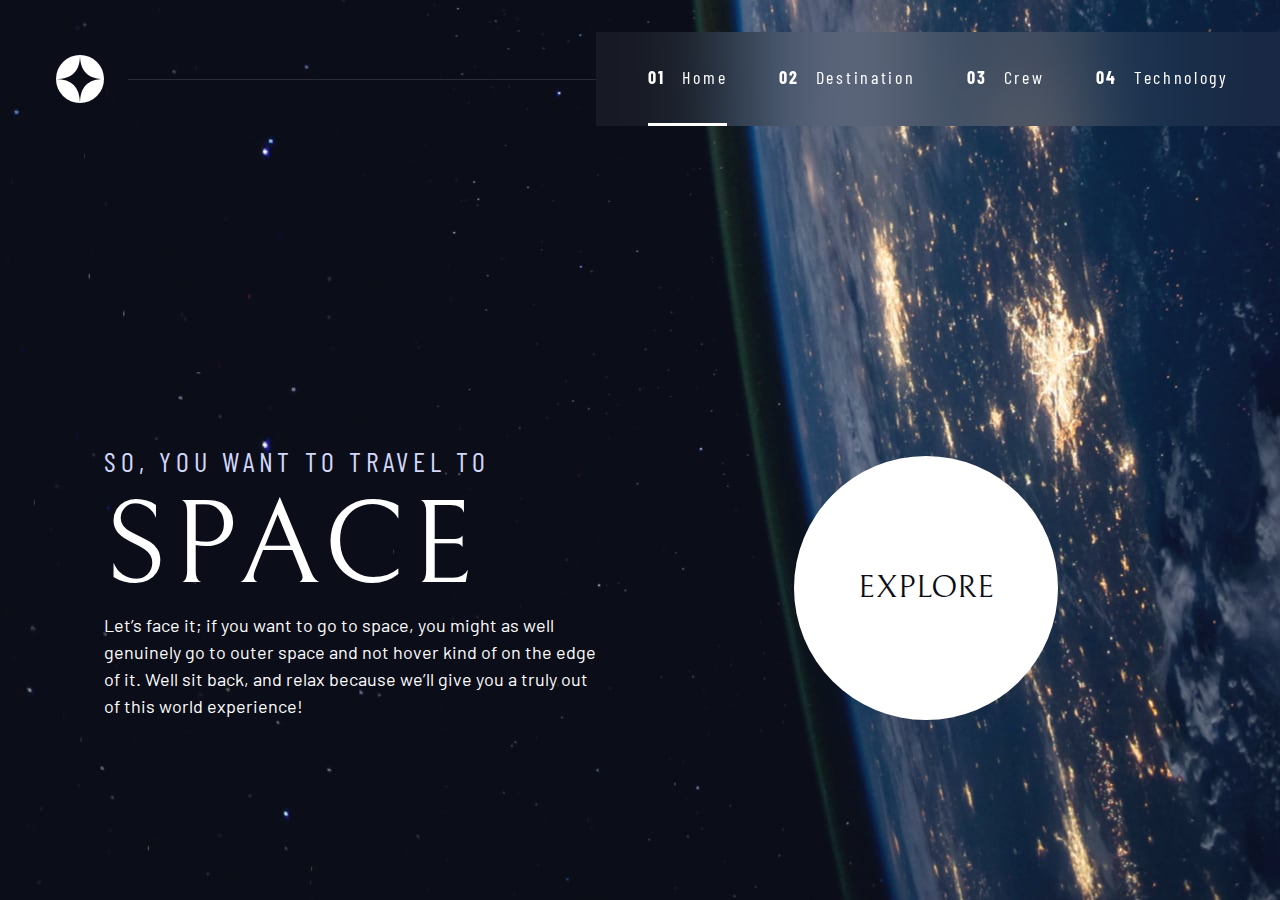
<file: index.html>
<!DOCTYPE html>
<html lang="en">
  <head>
    <meta charset="UTF-8" />
    <meta name="viewport" content="width=device-width, initial-scale=1.0" />

    <link
      rel="icon"
      type="image/png"
      sizes="32x32"
      href="./assets/favicon-32x32.png"
    />

    <link rel="stylesheet" href="index.css" />
    <!-- Fonts -->
    <link rel="preconnect" href="https://fonts.googleapis.com" />
    <link rel="preconnect" href="https://fonts.gstatic.com" crossorigin />
    <link
      href="https://fonts.googleapis.com/css2?family=Barlow+Condensed:ital,wght@0,100;0,200;0,300;0,400;0,500;0,600;0,700;0,800;0,900;1,100;1,200;1,300;1,400;1,500;1,600;1,700;1,800;1,900&family=Barlow:ital,wght@0,100;0,200;0,300;0,400;0,500;0,600;0,700;0,800;0,900;1,100;1,200;1,300;1,400;1,500;1,600;1,700;1,800;1,900&family=Bellefair&display=swap"
      rel="stylesheet"
    />

    <title>Frontend Mentor | Space tourism website</title>

    <script defer src="./index.js"></script>
  </head>
  <body class="home">
    <!-- 00 Home
  01 Destination
  02 Crew
  03 Technology

  

  So, you want to travel to
  Space
  Let’s face it; if you want to go to space, you might as well genuinely go to 
  outer space and not hover kind of on the edge of it. Well sit back, and relax 
  because we’ll give you a truly out of this world experience!

  Explore -->
    <a class="skip-to-content" href="#main">Skip to content</a>

    <header class="primary-header flex">
      <div>
        <img
          class="logo"
          src="/assets/shared/logo.svg"
          alt="Space tourism logo"
        />
      </div>
      <button class="mobile-nav-toggle" aria-controls="primary-navigation">
        <span class="sr-only" aria-expanded="false">Menu</span>
      </button>
      <nav>
        <!-- ? DATA ATTRIBUTE, it is up to you to come up with your own data  -->
        <!-- aria hidden true, hides it from screen reader -->
        <ul
          data-visible="false"
          id="primary-navigation"
          class="primary-navigation underline-indicators flex"
        >
          <li class="active">
            <a
              class="ff-sans-cond text-white letter-spacing-2"
              href="index.html"
              ><span aria-hidden="true">01</span> Home</a
            >
          </li>
          <li>
            <a
              class="ff-sans-cond text-white letter-spacing-2"
              href="destination.html"
              ><span aria-hidden="true">02</span> Destination</a
            >
          </li>
          <li>
            <a class="ff-sans-cond text-white letter-spacing-2" href="crew.html"
              ><span aria-hidden="true">03</span> Crew</a
            >
          </li>
          <li>
            <a
              class="ff-sans-cond text-white letter-spacing-2"
              href="technology.html"
              ><span aria-hidden="true">04</span> Technology</a
            >
          </li>
        </ul>
      </nav>

      <!--? my ::after is here -->
    </header>

    <main id="main" class="grid-container grid-container--home">
      <div>
        <h1 class="text-accent fs-500 ff-sans-cond uppercase letter-spacing-1">
          So, you want to travel to
          <span class="fs-900 ff-serif text-white d-block">Space</span>
        </h1>
        <p>
          Let’s face it; if you want to go to space, you might as well genuinely
          go to outer space and not hover kind of on the edge of it. Well sit
          back, and relax because we’ll give you a truly out of this world
          experience!
        </p>
      </div>
      <div>
        <a href="#" class="large-button uppercase ff-serif text-dark bg-white"
          >Explore</a
        >
      </div>
    </main>
  </body>
</html>
</file>
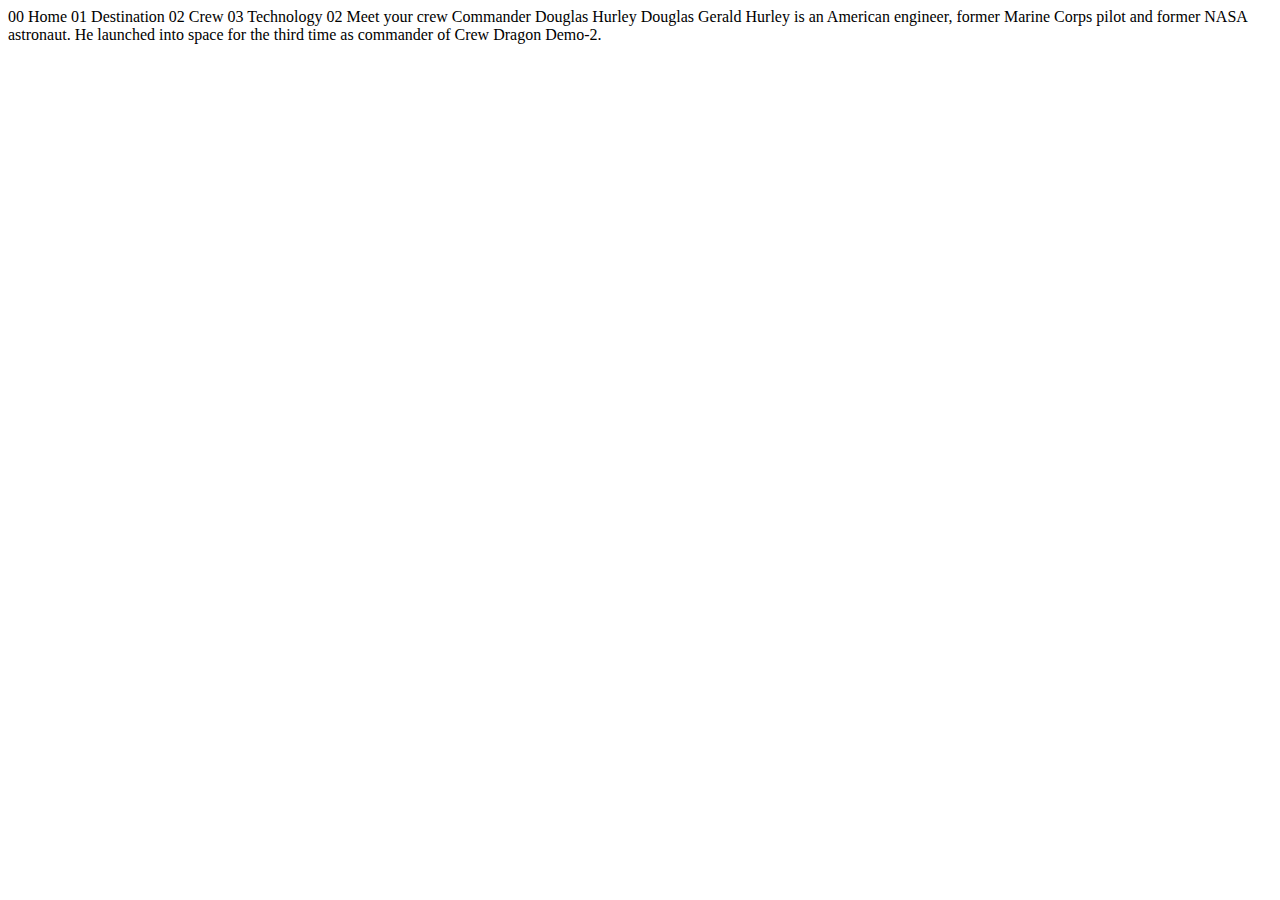
<file: crew-commander.html>
<!DOCTYPE html>
<html lang="en">
<head>
  <meta charset="UTF-8">
  <meta name="viewport" content="width=device-width, initial-scale=1.0">

  <link rel="icon" type="image/png" sizes="32x32" href="./assets/favicon-32x32.png">
  
  <title>Frontend Mentor | Space tourism website</title>
</head>
<body>

  00 Home
  01 Destination
  02 Crew
  03 Technology

  02 Meet your crew

  Commander
  Douglas Hurley

  Douglas Gerald Hurley is an American engineer, former Marine Corps pilot 
  and former NASA astronaut. He launched into space for the third time as 
  commander of Crew Dragon Demo-2.
</body>
</html>
</file>
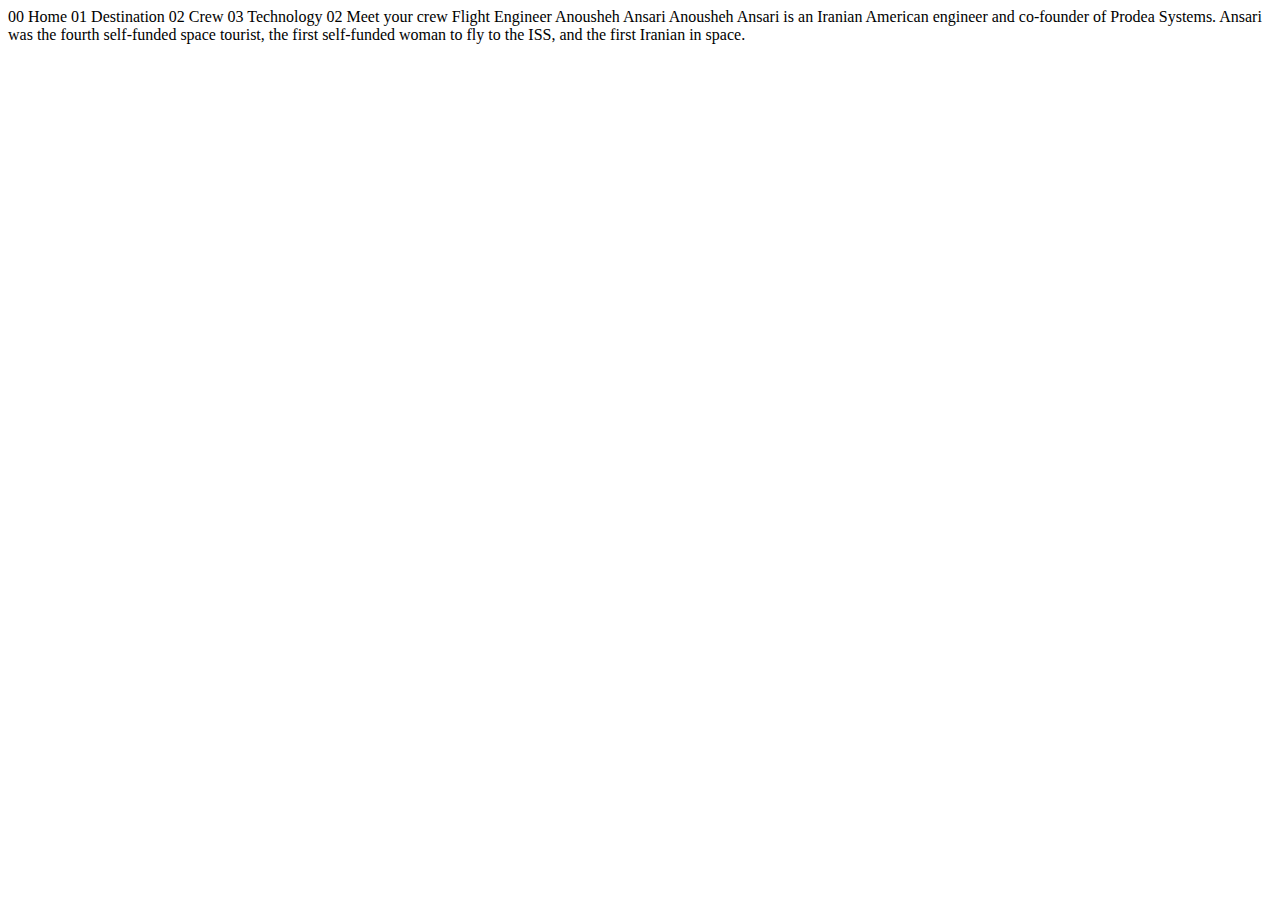
<file: crew-engineer.html>
<!DOCTYPE html>
<html lang="en">
<head>
  <meta charset="UTF-8">
  <meta name="viewport" content="width=device-width, initial-scale=1.0">

  <link rel="icon" type="image/png" sizes="32x32" href="./assets/favicon-32x32.png">
  
  <title>Frontend Mentor | Space tourism website</title>
</head>
<body>

  00 Home
  01 Destination
  02 Crew
  03 Technology

  02 Meet your crew

  Flight Engineer
  Anousheh Ansari

  Anousheh Ansari is an Iranian American engineer and co-founder of Prodea Systems. 
  Ansari was the fourth self-funded space tourist, the first self-funded woman to 
  fly to the ISS, and the first Iranian in space. 
</body>
</html>
</file>
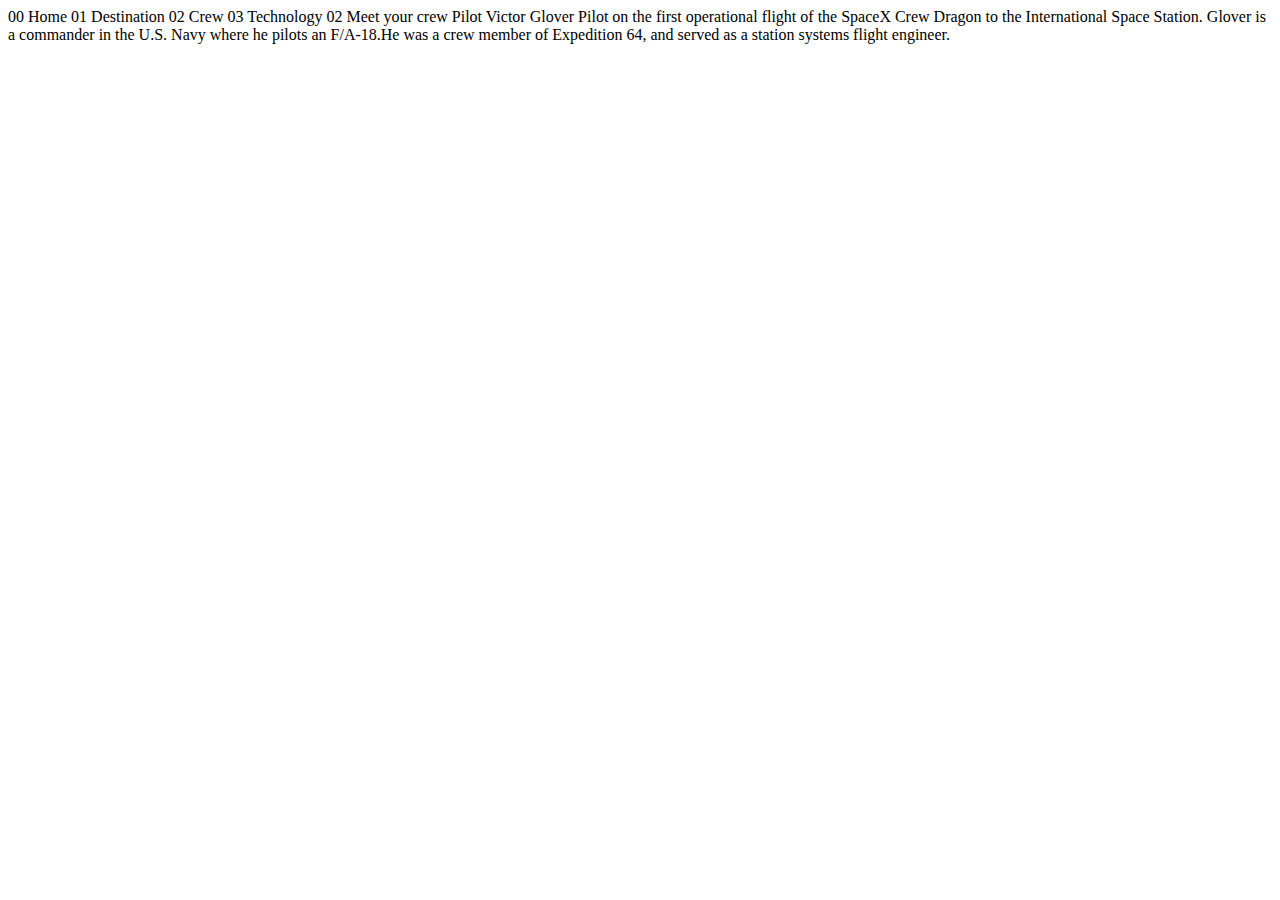
<file: crew-pilot.html>
<!DOCTYPE html>
<html lang="en">
<head>
  <meta charset="UTF-8">
  <meta name="viewport" content="width=device-width, initial-scale=1.0">

  <link rel="icon" type="image/png" sizes="32x32" href="./assets/favicon-32x32.png">
  
  <title>Frontend Mentor | Space tourism website</title>
</head>
<body>

  00 Home
  01 Destination
  02 Crew
  03 Technology

  02 Meet your crew

  Pilot
  Victor Glover

  Pilot on the first operational flight of the SpaceX Crew Dragon to the 
  International Space Station. Glover is a commander in the U.S. Navy where 
  he pilots an F/A-18.He was a crew member of Expedition 64, and served as a 
  station systems flight engineer. 
</body>
</html>
</file>
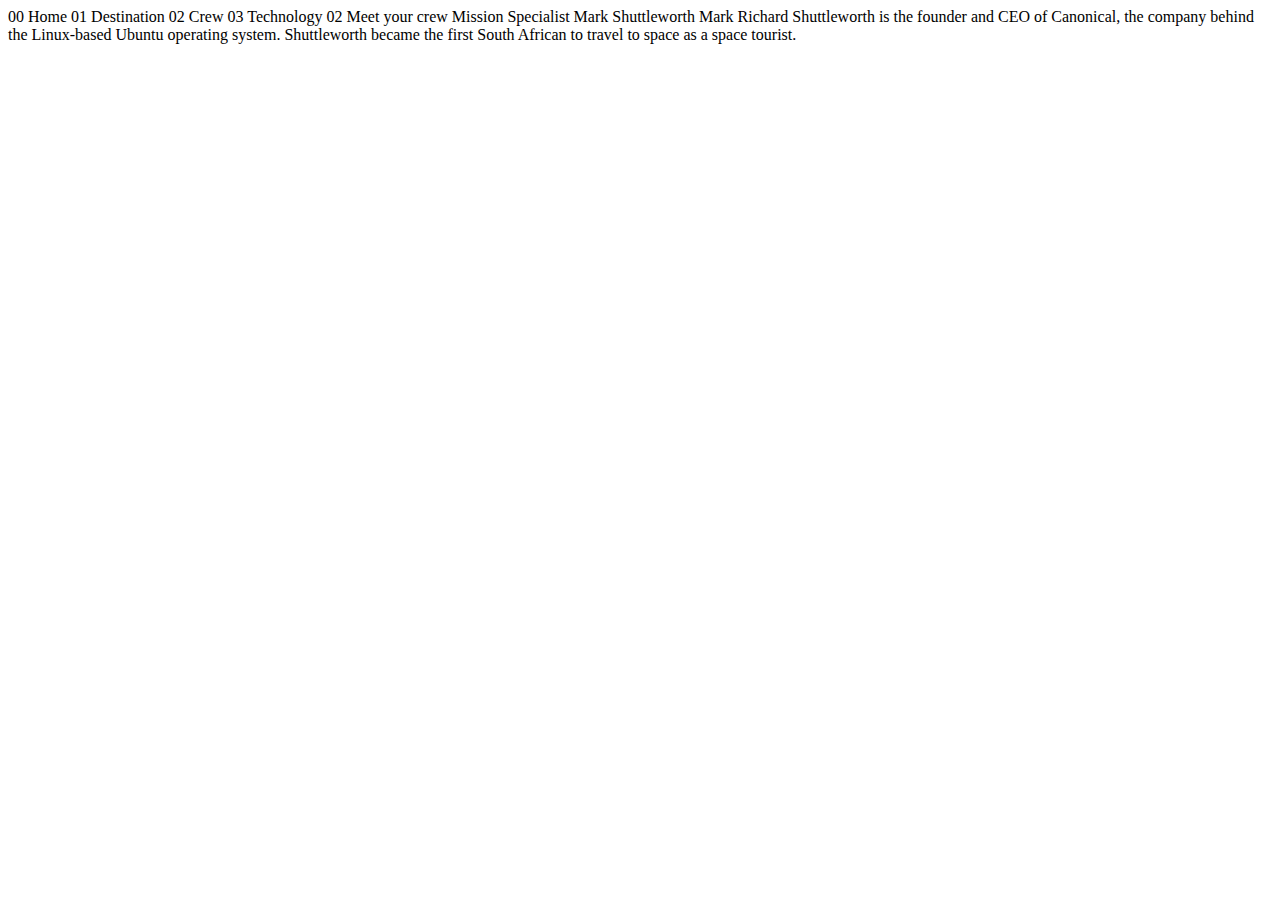
<file: crew-specialist.html>
<!DOCTYPE html>
<html lang="en">
<head>
  <meta charset="UTF-8">
  <meta name="viewport" content="width=device-width, initial-scale=1.0">

  <link rel="icon" type="image/png" sizes="32x32" href="./assets/favicon-32x32.png">
  
  <title>Frontend Mentor | Space tourism website</title>
</head>
<body>

  00 Home
  01 Destination
  02 Crew
  03 Technology

  02 Meet your crew

  Mission Specialist
  Mark Shuttleworth

  Mark Richard Shuttleworth is the founder and CEO of Canonical, the company behind 
  the Linux-based Ubuntu operating system. Shuttleworth became the first South 
  African to travel to space as a space tourist.
</body>
</html>
</file>
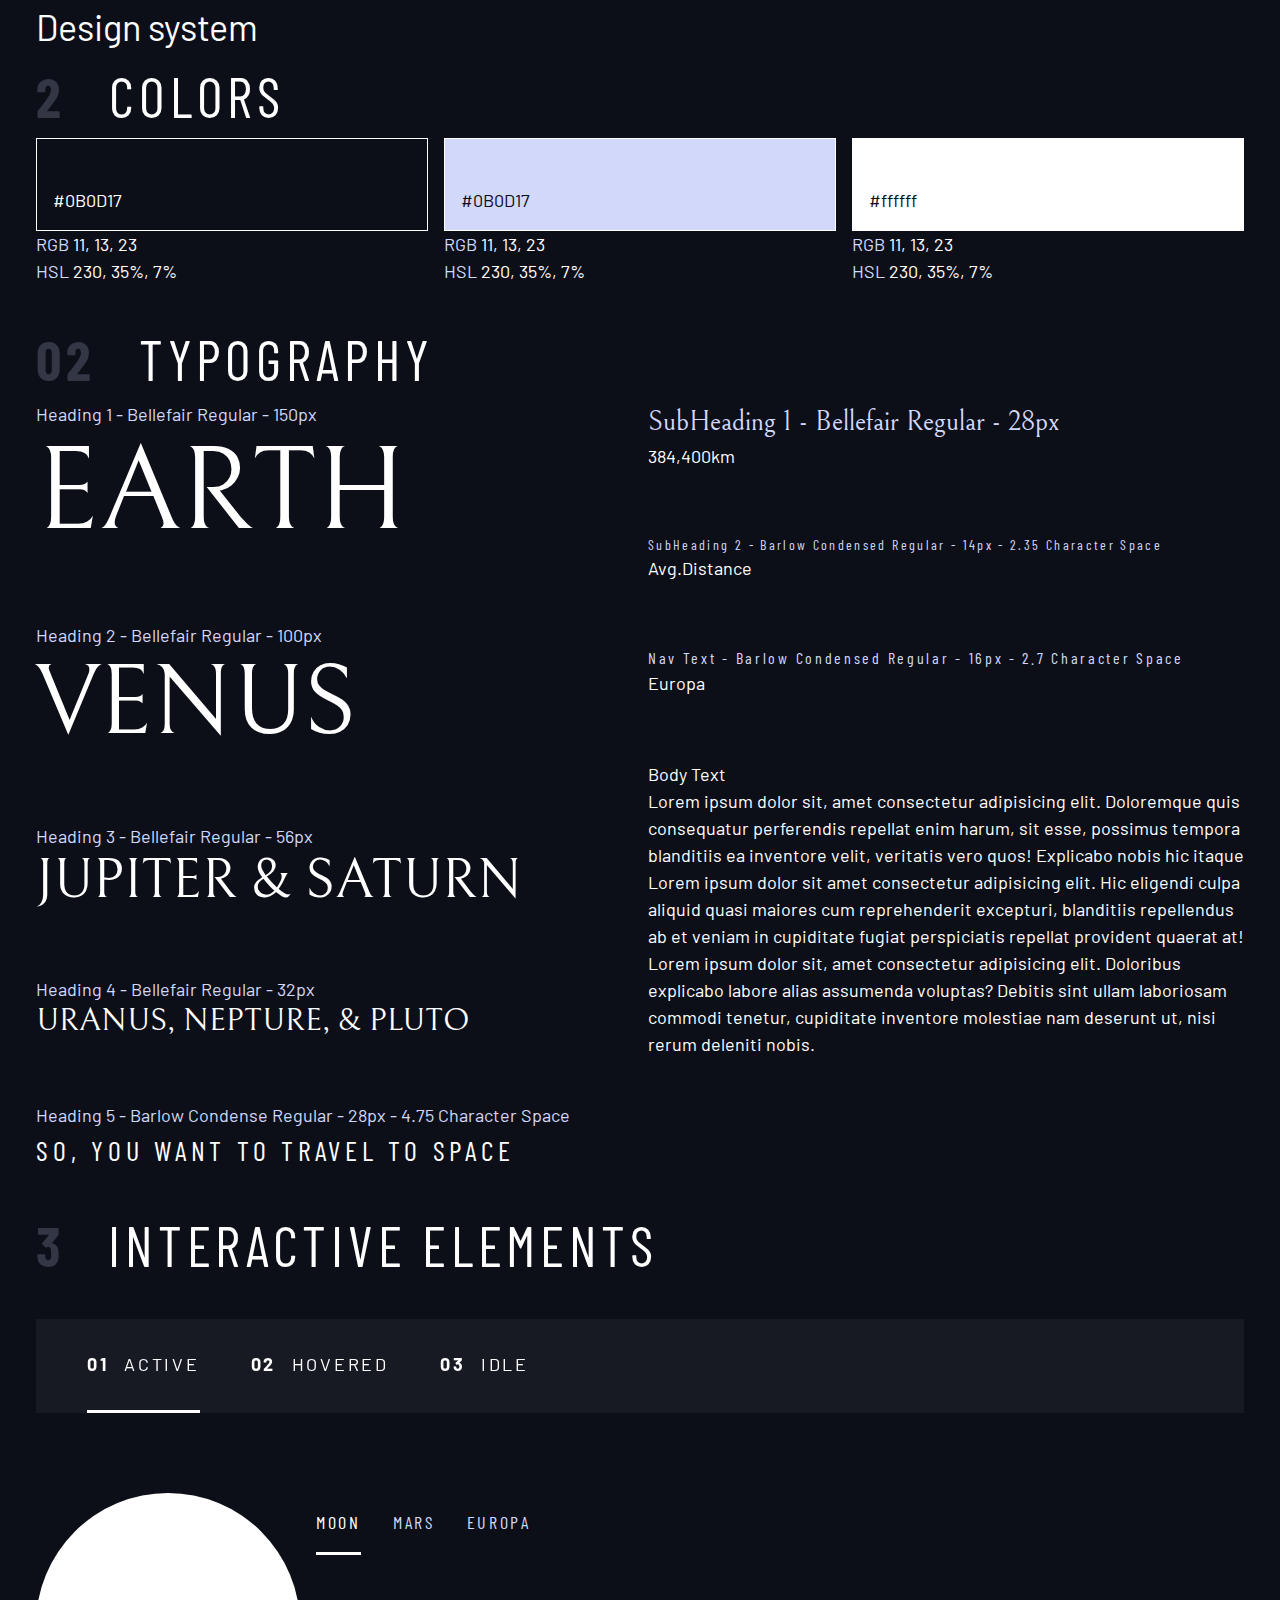
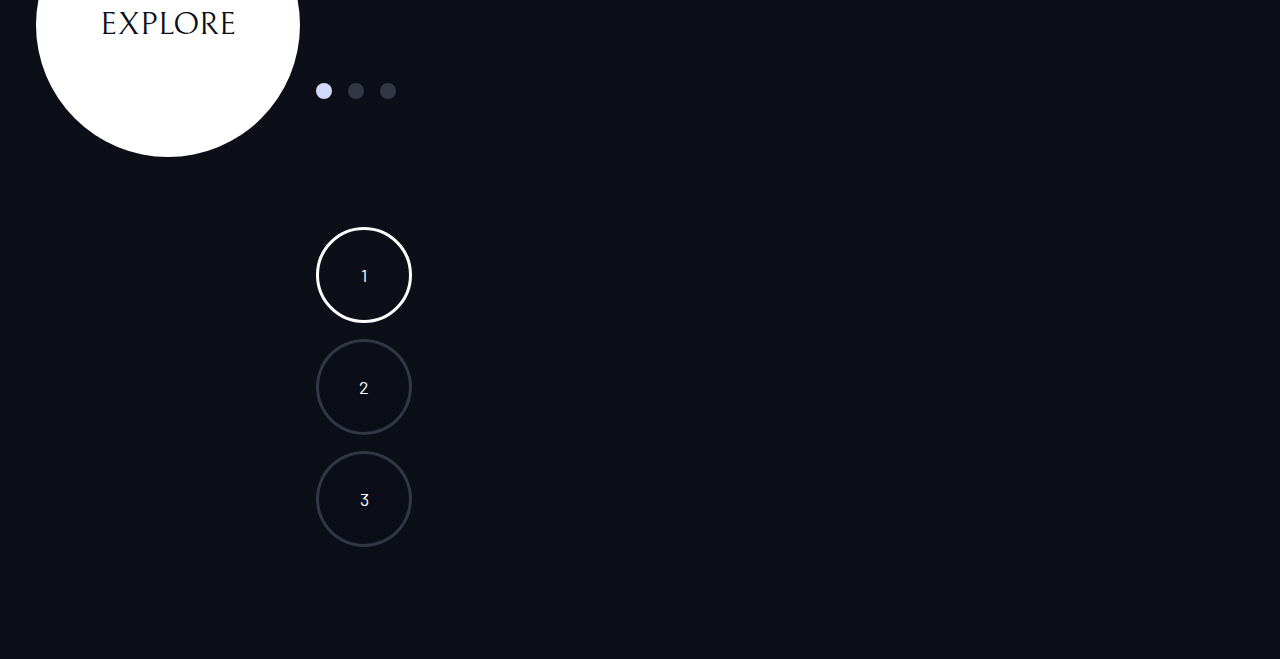
<file: design-system.html>
<!DOCTYPE html>
<html lang="en">
  <head>
    <meta charset="UTF-8" />
    <meta name="viewport" content="width=device-width, initial-scale=1.0" />
    <title>Design Sytem</title>

    <link rel="stylesheet" href="index.css" />
    <!-- Fonts -->
    <link rel="preconnect" href="https://fonts.googleapis.com" />
    <link rel="preconnect" href="https://fonts.gstatic.com" crossorigin />
    <link
      href="https://fonts.googleapis.com/css2?family=Barlow+Condensed:ital,wght@0,100;0,200;0,300;0,400;0,500;0,600;0,700;0,800;0,900;1,100;1,200;1,300;1,400;1,500;1,600;1,700;1,800;1,900&family=Barlow:ital,wght@0,100;0,200;0,300;0,400;0,500;0,600;0,700;0,800;0,900;1,100;1,200;1,300;1,400;1,500;1,600;1,700;1,800;1,900&family=Bellefair&display=swap"
      rel="stylesheet"
    />
  </head>
  <body class="bg-dark text-white">
    <div class="container">
      <h1>Design system</h1>

      <!-- <div class="bg-accent text-dark" style="padding: 1rem">
        light blue bg, with dark text
      </div>

      <div class="bg-white text-dark" style="padding: 1rem">
        white bg, with dark texgt
      </div>

      <div style="padding: 1rem" class="example-component text-white">
        light blue bg with 20% alpha, with white text
      </div> -->

      <section id="colors">
        <h2 class="numbered-title"><span>2</span> colors</h2>
        <div class="flex">
          <div style="flex-grow: 1">
            <div
              class="bg-dark text-white"
              style="padding: 3rem 1rem 1rem; border: 1px solid white"
            >
              #0B0D17
            </div>
            <p><span class="text-accent">RGB</span> 11, 13, 23</p>
            <p><span class="text-accent">HSL</span> 230, 35%, 7%</p>
          </div>

          <div style="flex-grow: 1">
            <div
              class="bg-accent text-dark"
              style="padding: 3rem 1rem 1rem; border: 1px solid white"
            >
              #0B0D17
            </div>
            <p><span class="text-accent">RGB</span> 11, 13, 23</p>
            <p><span class="text-accent">HSL</span> 230, 35%, 7%</p>
          </div>

          <div style="flex-grow: 1">
            <div
              class="bg-white text-dark"
              style="padding: 3rem 1rem 1rem; border: 1px solid white"
            >
              #ffffff
            </div>
            <p><span class="text-accent">RGB</span> 11, 13, 23</p>
            <p><span class="text-accent">HSL</span> 230, 35%, 7%</p>
          </div>
        </div>
      </section>

      <section id="typography" style="margin: 2rem 0">
        <h2 class="numbered-title"><span>02</span> typography</h2>
        <div class="flex">
          <div class="flow" style="flex-basis: 100%; --flow-space: 4rem">
            <div>
              <p class="text-accent">Heading 1 - Bellefair Regular - 150px</p>
              <span class="fs-900 ff-serif uppercase">Earth</span>
            </div>
            <div>
              <p class="text-accent">Heading 2 - Bellefair Regular - 100px</p>
              <span class="fs-800 ff-serif uppercase">Venus</span>
            </div>
            <div>
              <p class="text-accent">Heading 3 - Bellefair Regular - 56px</p>
              <span class="fs-700 ff-serif uppercase">Jupiter & Saturn</span>
            </div>
            <div>
              <p class="text-accent">Heading 4 - Bellefair Regular - 32px</p>
              <span class="fs-600 ff-serif uppercase"
                >Uranus, Nepture, & Pluto</span
              >
            </div>
            <div>
              <p class="text-accent">
                Heading 5 - Barlow Condense Regular - 28px - 4.75 Character
                Space
              </p>
              <span class="fs-500 uppercase ff-sans-cond letter-spacing-1"
                >So, You Want To Travel to Space</span
              >
            </div>
          </div>

          <div class="flow" style="flex-basis: 100%; --flow-space: 4rem">
            <div>
              <p class="text-accent ff-serif fs-500">
                SubHeading 1 - Bellefair Regular - 28px
              </p>
              <span>384,400km</span>
            </div>
            <div>
              <p class="text-accent ff-sans-cond letter-spacing-3 fs-200">
                SubHeading 2 - Barlow Condensed Regular - 14px - 2.35 Character
                Space
              </p>
              <span>Avg.Distance</span>
            </div>
            <div>
              <p class="text-accent ff-sans-cond letter-spacing-2 fs-300">
                Nav Text - Barlow Condensed Regular - 16px - 2.7 Character Space
              </p>
              <span>Europa</span>
            </div>

            <div>
              <p>Body Text</p>
              <p>
                Lorem ipsum dolor sit, amet consectetur adipisicing elit.
                Doloremque quis consequatur perferendis repellat enim harum, sit
                esse, possimus tempora blanditiis ea inventore velit, veritatis
                vero quos! Explicabo nobis hic itaque Lorem ipsum dolor sit amet
                consectetur adipisicing elit. Hic eligendi culpa aliquid quasi
                maiores cum reprehenderit excepturi, blanditiis repellendus ab
                et veniam in cupiditate fugiat perspiciatis repellat provident
                quaerat at! Lorem ipsum dolor sit, amet consectetur adipisicing
                elit. Doloribus explicabo labore alias assumenda voluptas?
                Debitis sint ullam laboriosam commodi tenetur, cupiditate
                inventore molestiae nam deserunt ut, nisi rerum deleniti nobis.
              </p>
            </div>
          </div>
        </div>
      </section>

      <section class="flow" id="interactive-element" style="margin: 2rem 0">
        <h2 class="numbered-title"><span>3</span> Interactive Elements</h2>

        <!-- navigation -->
        <div>
          <nav>
            <ul class="primary-navigation underline-indicators flex">
              <li class="active">
                <a class="uppercase text-white letter-spacing-2" href="#"
                  ><span>01</span> Active</a
                >
              </li>
              <li>
                <a class="uppercase text-white letter-spacing-2" href="#"
                  ><span>02</span> Hovered</a
                >
              </li>
              <li>
                <a class="uppercase text-white letter-spacing-2" href="#"
                  ><span>03</span> Idle</a
                >
              </li>
            </ul>
          </nav>
        </div>
        <div class="flex" style="margin-top: 5rem">
          <div>
            <!-- explore button -->

            <!-- ? Component first -> Utility classes -->
            <a
              href="#"
              class="large-button uppercase ff-serif text-dark bg-white fs-600"
              >Explore</a
            >
            <!-- <a
              href="#"
              class="large-button uppercase ff-serif text-dark bg-white fs-600"
              >Explore</a
            > -->
          </div>

          <div class="flow" style="margin-bottom: 5rem; --flow-space: 8rem">
            <!-- NOTE tabs -->
            <div class="tab-list underline-indicators flex">
              <!-- ? use aria for accessibility -->
              <button
                aria-selected="true"
                class="interactive-button bg-dark text-accent ff-sans-cond uppercase letter-spacing-2"
              >
                Moon
              </button>
              <button
                aria-selected="false"
                class="interactive-button bg-dark text-accent ff-sans-cond uppercase letter-spacing-2"
              >
                Mars
              </button>
              <button
                aria-selected="false"
                class="interactive-button bg-dark text-accent ff-sans-cond uppercase letter-spacing-2"
              >
                Europa
              </button>
            </div>
            <!-- NOTE dots -->
            <div class="dot-indicators flex">
              <!-- ? use aria for accessibility -->
              <button aria-selected="true">
                <span class="sr-only">Slide title</span>
              </button>
              <button aria-selected="false">
                <span class="sr-only">Slide title</span>
              </button>
              <button aria-selected="false">
                <span class="sr-only">Slide title</span>
              </button>
            </div>

            <!-- CIRCLE -->
            <div class="circle-indicators flex" style="flex-direction: column">
              <!-- ? use aria for accessibility -->
              <button aria-selected="true" class="text-white">
                <span>1</span>
              </button>
              <button aria-selected="false" class="text-white">
                <span>2</span>
              </button>
              <button aria-selected="false" class="text-white">
                <span>3</span>
              </button>
            </div>

            <!-- numbers -->
          </div>
        </div>
      </section>
    </div>
  </body>
</html>
</file>
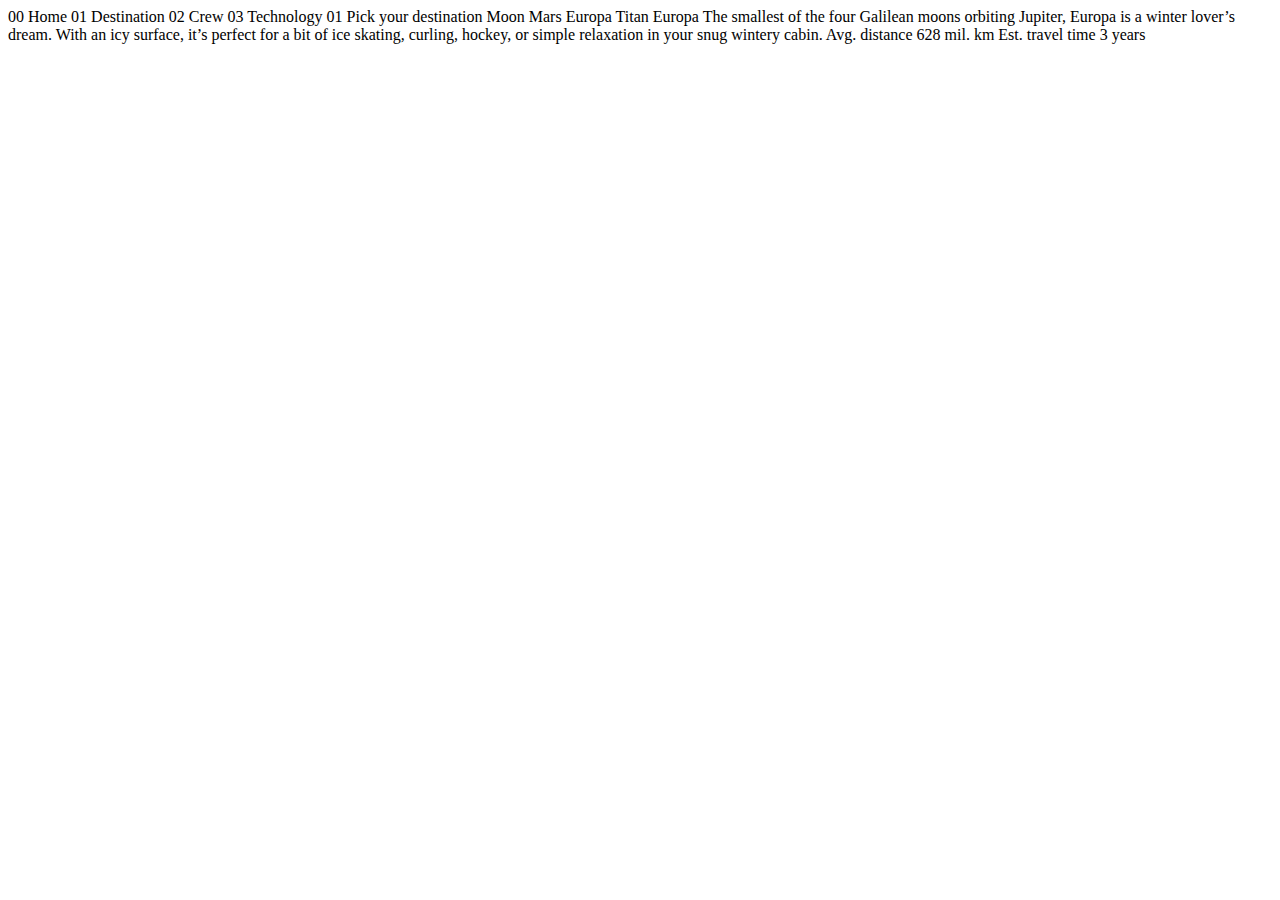
<file: destination-europa.html>
<!DOCTYPE html>
<html lang="en">
<head>
  <meta charset="UTF-8">
  <meta name="viewport" content="width=device-width, initial-scale=1.0">

  <link rel="icon" type="image/png" sizes="32x32" href="./assets/favicon-32x32.png">
  
  <title>Frontend Mentor | Space tourism website</title>
</head>
<body>

  00 Home
  01 Destination
  02 Crew
  03 Technology

  01 Pick your destination

  Moon
  Mars
  Europa
  Titan

  Europa

  The smallest of the four Galilean moons orbiting Jupiter, Europa is a 
  winter lover’s dream. With an icy surface, it’s perfect for a bit of 
  ice skating, curling, hockey, or simple relaxation in your snug 
  wintery cabin.

  Avg. distance
  628 mil. km

  Est. travel time
  3 years
</body>
</html>
</file>
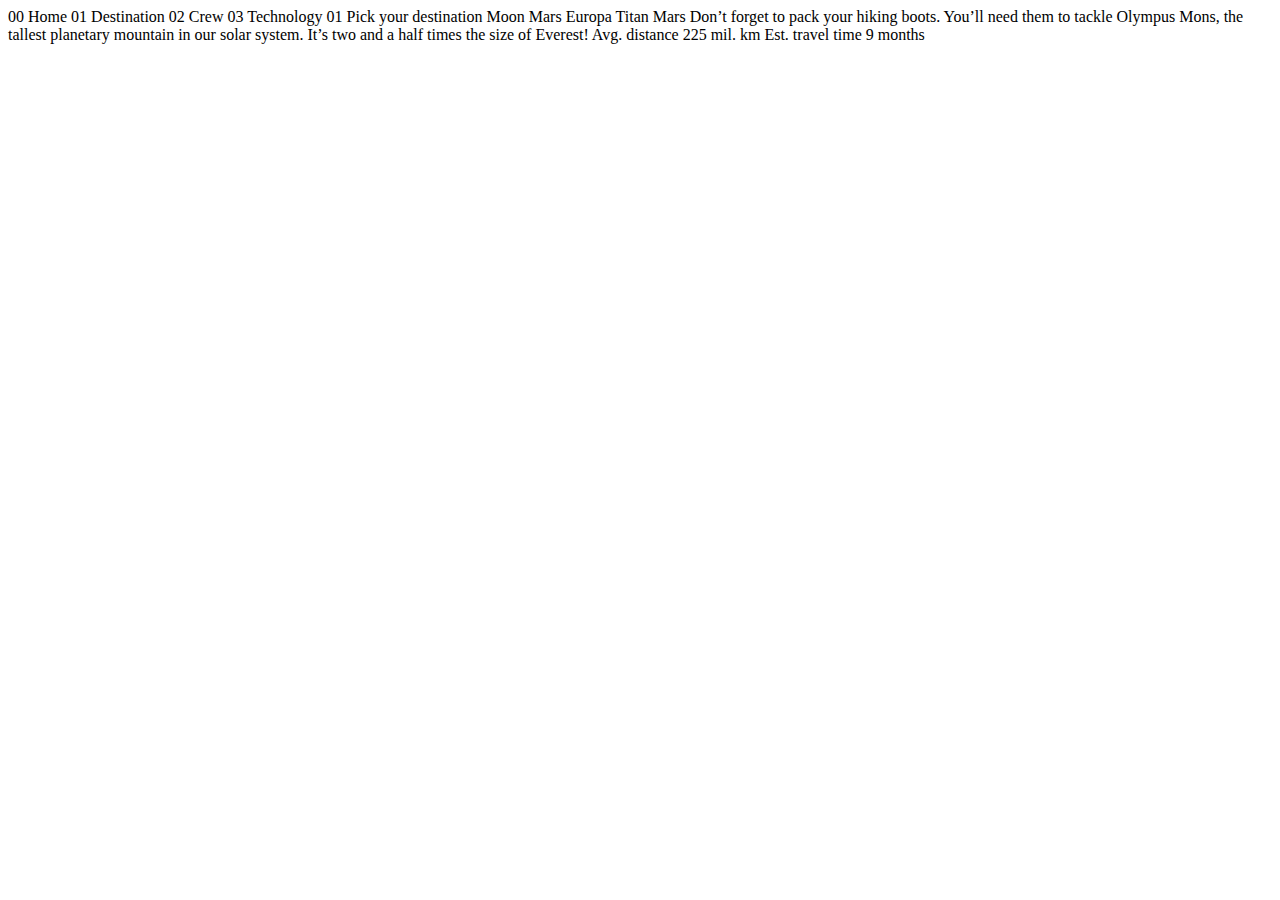
<file: destination-mars.html>
<!DOCTYPE html>
<html lang="en">
<head>
  <meta charset="UTF-8">
  <meta name="viewport" content="width=device-width, initial-scale=1.0">

  <link rel="icon" type="image/png" sizes="32x32" href="./assets/favicon-32x32.png">
  
  <title>Frontend Mentor | Space tourism website</title>
</head>
<body>

  00 Home
  01 Destination
  02 Crew
  03 Technology

  01 Pick your destination

  Moon
  Mars
  Europa
  Titan

  Mars

  Don’t forget to pack your hiking boots. You’ll need them to tackle Olympus Mons, 
  the tallest planetary mountain in our solar system. It’s two and a half times 
  the size of Everest!

  Avg. distance
  225 mil. km

  Est. travel time
  9 months
</body>
</html>
</file>
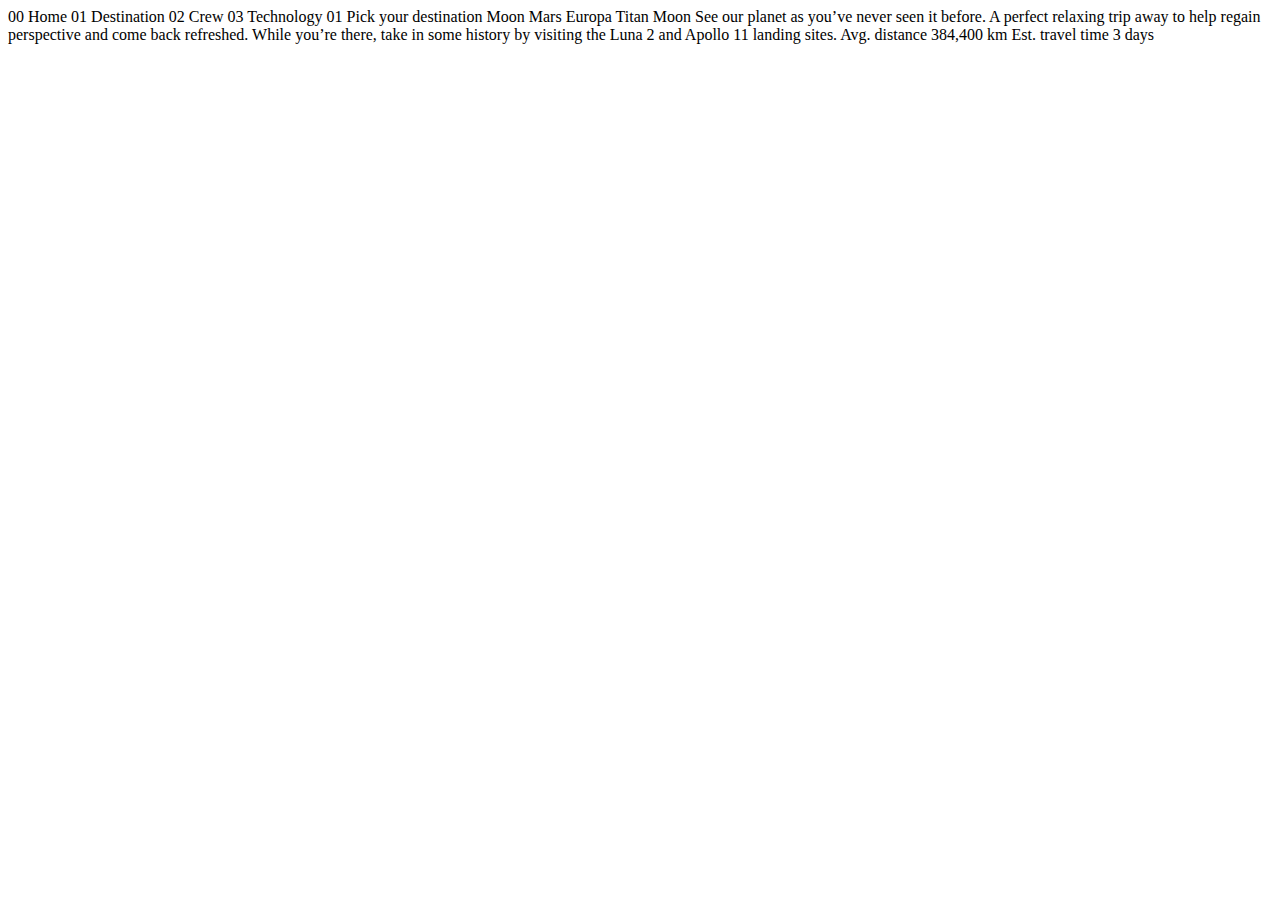
<file: destination-moon.html>
<!DOCTYPE html>
<html lang="en">
<head>
  <meta charset="UTF-8">
  <meta name="viewport" content="width=device-width, initial-scale=1.0">

  <link rel="icon" type="image/png" sizes="32x32" href="./assets/favicon-32x32.png">
  
  <title>Frontend Mentor | Space tourism website</title>
</head>
<body>

  00 Home
  01 Destination
  02 Crew
  03 Technology

  01 Pick your destination

  Moon
  Mars
  Europa
  Titan

  Moon

  See our planet as you’ve never seen it before. A perfect relaxing trip away to help 
  regain perspective and come back refreshed. While you’re there, take in some history 
  by visiting the Luna 2 and Apollo 11 landing sites.

  Avg. distance
  384,400 km

  Est. travel time
  3 days
</body>
</html>
</file>
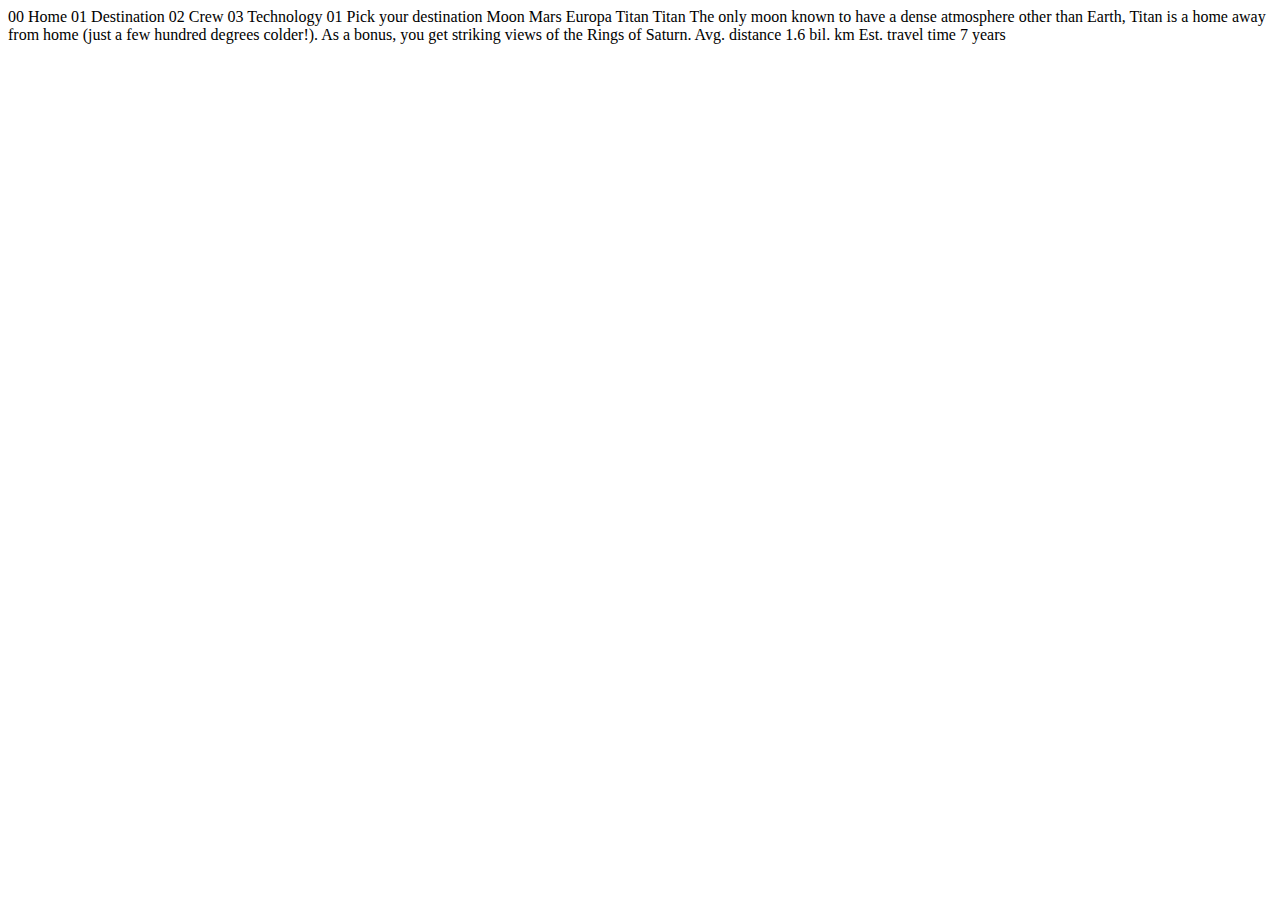
<file: destination-titan.html>
<!DOCTYPE html>
<html lang="en">
<head>
  <meta charset="UTF-8">
  <meta name="viewport" content="width=device-width, initial-scale=1.0">

  <link rel="icon" type="image/png" sizes="32x32" href="./assets/favicon-32x32.png">
  
  <title>Frontend Mentor | Space tourism website</title>
</head>
<body>

  00 Home
  01 Destination
  02 Crew
  03 Technology

  01 Pick your destination

  Moon
  Mars
  Europa
  Titan

  Titan

  The only moon known to have a dense atmosphere other than Earth, Titan 
  is a home away from home (just a few hundred degrees colder!). As a 
  bonus, you get striking views of the Rings of Saturn.

  Avg. distance
  1.6 bil. km

  Est. travel time
  7 years
</body>
</html>
</file>
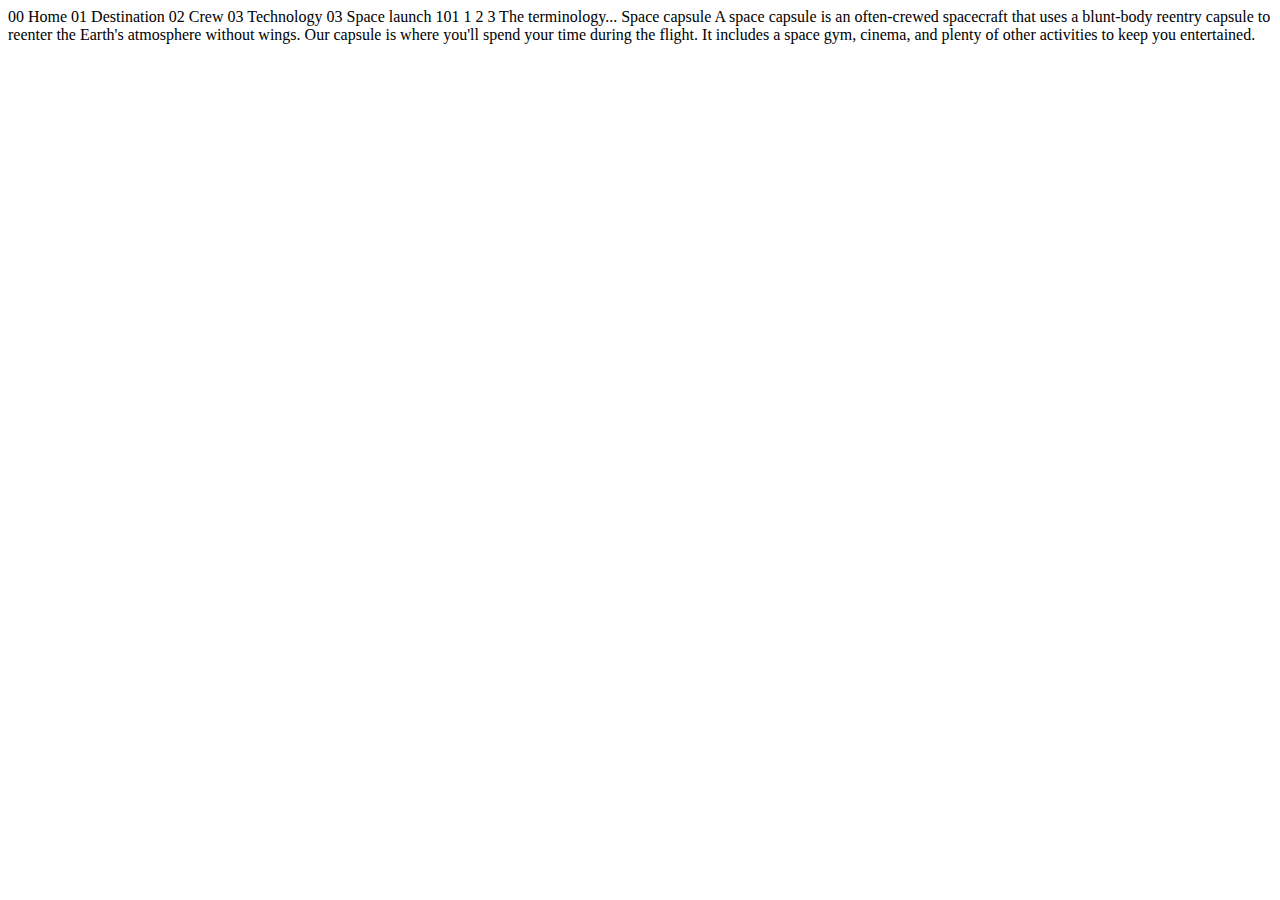
<file: technology-capsule.html>
<!DOCTYPE html>
<html lang="en">
<head>
  <meta charset="UTF-8">
  <meta name="viewport" content="width=device-width, initial-scale=1.0">

  <link rel="icon" type="image/png" sizes="32x32" href="./assets/favicon-32x32.png">
  
  <title>Frontend Mentor | Space tourism website</title>
</head>
<body>

  00 Home
  01 Destination
  02 Crew
  03 Technology

  03 Space launch 101

  1
  2
  3

  The terminology...
  Space capsule

  A space capsule is an often-crewed spacecraft that uses a blunt-body reentry 
  capsule to reenter the Earth's atmosphere without wings. Our capsule is where 
  you'll spend your time during the flight. It includes a space gym, cinema, 
  and plenty of other activities to keep you entertained.
</body>
</html>
</file>
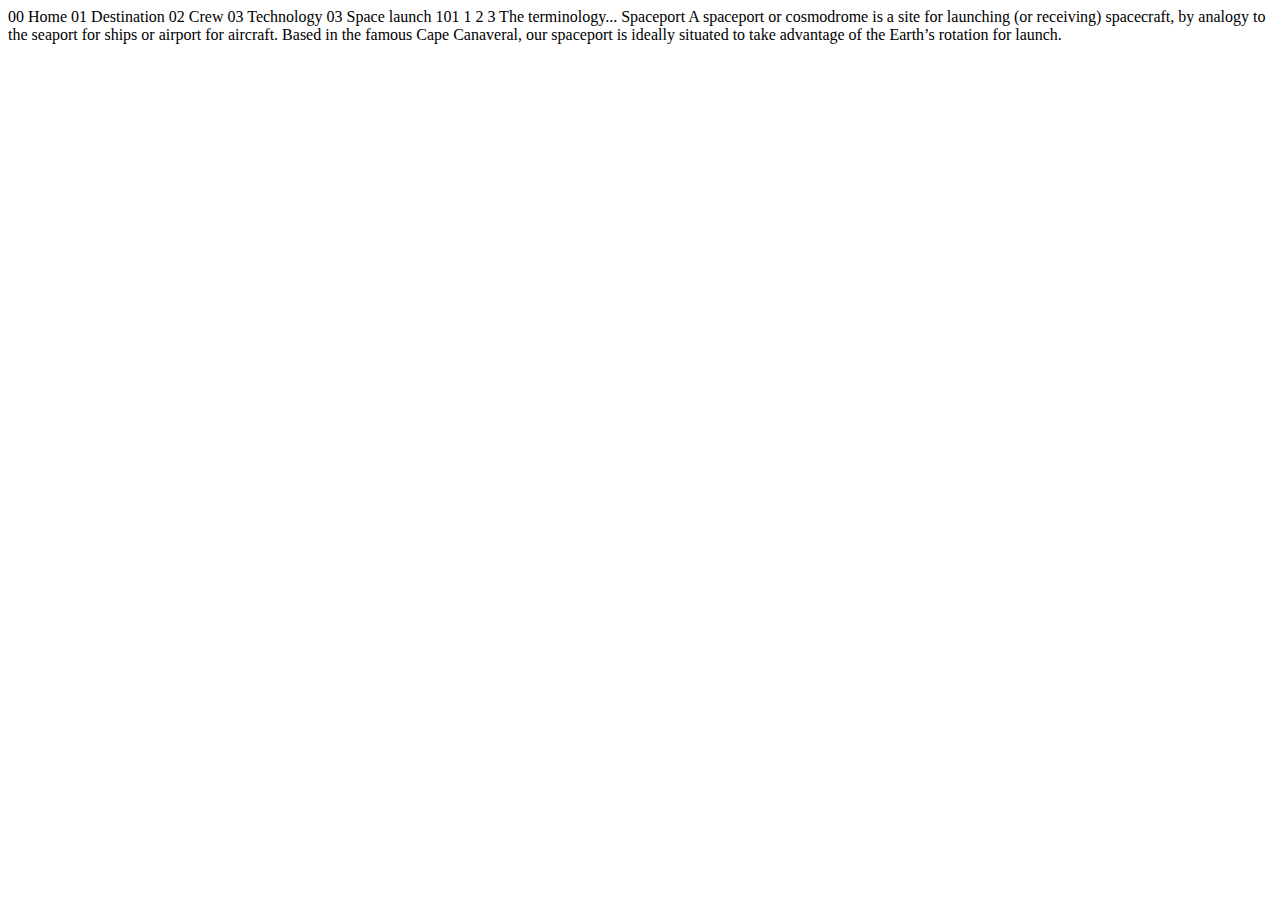
<file: technology-spaceport.html>
<!DOCTYPE html>
<html lang="en">
<head>
  <meta charset="UTF-8">
  <meta name="viewport" content="width=device-width, initial-scale=1.0">

  <link rel="icon" type="image/png" sizes="32x32" href="./assets/favicon-32x32.png">
  
  <title>Frontend Mentor | Space tourism website</title>
</head>
<body>

  00 Home
  01 Destination
  02 Crew
  03 Technology

  03 Space launch 101

  1
  2
  3

  The terminology...
  Spaceport

  A spaceport or cosmodrome is a site for launching (or receiving) spacecraft, 
  by analogy to the seaport for ships or airport for aircraft. Based in the 
  famous Cape Canaveral, our spaceport is ideally situated to take advantage 
  of the Earth’s rotation for launch.
</body>
</html>
</file>
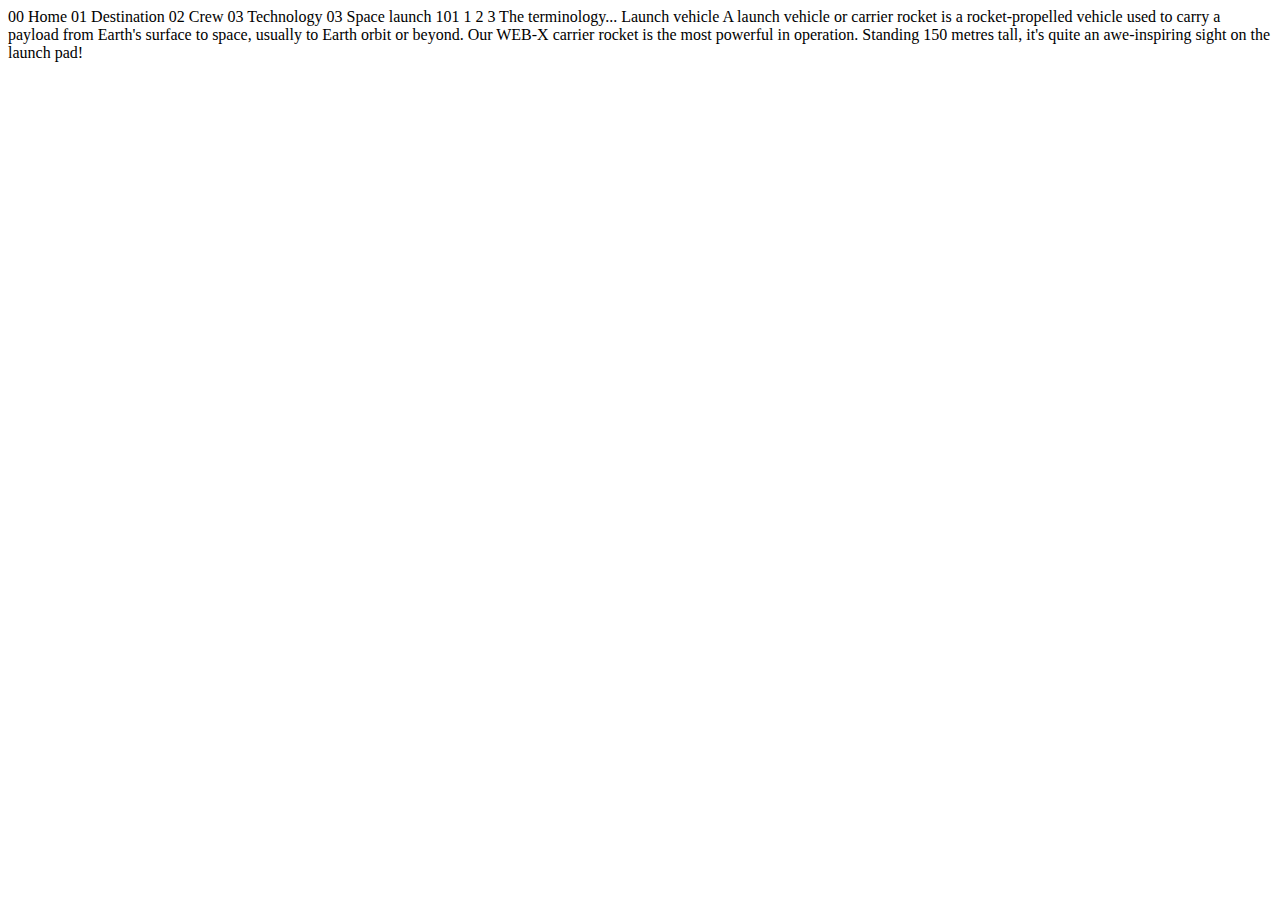
<file: technology-vehicle.html>
<!DOCTYPE html>
<html lang="en">
<head>
  <meta charset="UTF-8">
  <meta name="viewport" content="width=device-width, initial-scale=1.0">

  <link rel="icon" type="image/png" sizes="32x32" href="./assets/favicon-32x32.png">
  
  <title>Frontend Mentor | Space tourism website</title>
</head>
<body>

  00 Home
  01 Destination
  02 Crew
  03 Technology

  03 Space launch 101

  1
  2
  3

  The terminology...
  Launch vehicle

  A launch vehicle or carrier rocket is a rocket-propelled vehicle used to carry a 
  payload from Earth's surface to space, usually to Earth orbit or beyond. Our 
  WEB-X carrier rocket is the most powerful in operation. Standing 150 metres tall, 
  it's quite an awe-inspiring sight on the launch pad!
</body>
</html>
</file>
<file: index.css>
/**=======================
 * CUSTOM PROPERTIES
 *========================**/

:root {
  /* Values that need to be reused across multiple components (e.g., theme colors, typography sizes). */
  /* colors */
  --clr-dark: 230 35% 7%;
  --clr-light: 231 77% 90%;
  --clr-white: 0 0% 100%;

  /* font-size */
  --fs-900: clamp(5rem, 8vw + 1rem, 9.375rem);
  --fs-800: 3.5rem;
  --fs-700: 1.5rem;
  --fs-600: 1rem;
  --fs-500: 1.75rem;
  --fs-400: 0.9375rem;
  --fs-300: 1rem;
  --fs-200: 0.875rem;

  /* font-family */
  --ff-serif: "Bellefair", serif;
  --ff-sans-cond: "Barlow Condensed", sans-serif;
  --ff-sans-normal: "Barlow", sans-serif;

  /* spacing */
  /* --gap: 8rem; */
}

/* Tablet */
@media (min-width: 35em) {
  :root {
    /* --fs-900: 9.325rem; */
    --fs-800: 5rem;
    --fs-700: 2.5rem;
    --fs-600: 1.5rem;
    --fs-400: 1rem;
  }
}

/* desktop */
@media (min-width: 45em) {
  :root {
    --fs-800: 6.25rem;
    --fs-700: 3.5rem;
    --fs-600: 2rem;
    --fs-400: 1.125rem;
  }
}

/**=======================
 * RESET
 * ref: https://www.joshwcomeau.com/css/custom-css-reset/
 *========================**/

/* BOX SIZING  */

*,
*::before,
*::after {
  box-sizing: border-box;
}

/* RESET MARGIN */
/* ? we could use targetted reset for margin if working on larger codebases */
* {
  margin: 0;
  padding: 0;
}

/* Body setup */
body {
  font-family: var(--ff-sans-normal);
  font-size: var(--fs-400);
  color: hsl(var(--clr-white));
  background-color: hsl(var(--clr-dark));

  line-height: 1.5;
  min-height: 100vh;

  /* improve text rendering on mac */
  -webkit-font-smoothing: antialiased;

  display: grid;
  /* streches the grid to fill the available space vertically */
  grid-template-rows: min-content 1fr;

  overflow-x: hidden;
}

/* Images */
img,
picture {
  /* remove margin */
  display: block;
  max-width: 100%;
}

/* Forms */
input,
button,
textarea,
select {
  font: inherit;
}

/* remove animations */
@media (prefers-reduced-motion: reduce) {
  *,
  *::before,
  *::after {
    animation-duration: 0.01m !important;
    animation-iteration-count: 0.01m !important;
    transition-duration: 0.01m !important;
    scroll-behavior: auto !important;
  }
}

/* avoid text overflows */
p,
h1,
h2,
h3,
h4,
h5,
h6 {
  overflow-wrap: break-word;
}

h1,
h2,
h3,
h4,
h5,
h6,
p {
  font-weight: 400;
}

/**=======================
 * UTILITY CLASSES
 *========================**/

/* general */

.flex {
  display: flex;
  gap: var(--gap, 1rem);
}

.grid {
  display: grid;
  gap: var(--gap, 1rem);
}

.d-block {
  display: block;
}

/* no added specificity to easily override */
/* sibling before it */
.flow > *:where(:not(:first-child)) {
  margin-top: var(--flow-space, 1rem);
  /* outline: 1px solid red; */
}

.container {
  padding-inline: 2em;
  margin-inline: auto;
  max-width: 80rem;
}

.grid-container {
  text-align: center;
  /* border: 5px solid green; */
  display: grid;
  place-items: center;
  padding-inline: 1rem;
}

.grid-container * {
  max-width: 50ch;
}

/* min 720px */
@media (min-width: 45rem) {
  .grid-container {
    text-align: left;
    column-gap: var(--container-gap, 2rem);
    grid-template-columns: minmax(2em, 1fr) repeat(2, minmax(0, 40em)) minmax(
        2em,
        1fr
      );
  }

  .grid-container > *:first-child {
    grid-column: 2;
    /* outline: 1px solid red; */
  }

  .grid-container > *:last-child {
    grid-column: 3;
    /* outline: 1px solid red; */
  }

  .grid-container--home {
    padding-bottom: max(6rem, 20vh);
    align-items: end;
  }
}

/* assistive tech */
.sr-only {
  position: absolute;
  width: 1px;
  height: 1px;
  padding: 0;
  margin: -1px;
  overflow: hidden;
  clip: rect(0, 0, 0, 0);
  white-space: nowrap;
  border: 0;
}

.skip-to-content {
  position: absolute;
  z-index: 9999;
  background-color: hsl(var(--clr-white));
  color: hsl(var(--clr-dark));
  padding: 0.5em 1em;
  margin-inline: auto;
  transform: translateY(-100%);
  transition: transform 250ms ease-in;
}

.skip-to-content:focus {
  transform: translateY(0);
}

.box {
  background-color: aquamarine;
  padding: 3rem;
}
/* Colors */
.bg-dark {
  background-color: hsl(var(--clr-dark));
}
.bg-accent {
  background-color: hsl(var(--clr-light));
}
.bg-white {
  background-color: hsl(var(--clr-white));
}
.text-dark {
  color: hsl(var(--clr-dark));
}
.text-accent {
  color: hsl(var(--clr-light));
}
.text-white {
  color: hsl(var(--clr-white));
}

.example-component {
  background-color: hsl(var(--clr-light) / 0.2);
}

/* topgraphy */
.ff-serif {
  font-family: var(--ff-serif);
}
.ff-sans-cond {
  font-family: var(--ff-sans-cond);
}
.ff-sans-normal {
  font-family: var(--ff-sans-normal);
}

.letter-spacing-1 {
  letter-spacing: 4.75px;
}
.letter-spacing-2 {
  letter-spacing: 2.7px;
}
.letter-spacing-3 {
  letter-spacing: 2.35px;
}

.uppercase {
  text-transform: uppercase;
}

.fs-900 {
  font-size: var(--fs-900);
}
.fs-800 {
  font-size: var(--fs-800);
}
.fs-700 {
  font-size: var(--fs-700);
}
.fs-600 {
  font-size: var(--fs-600);
}
.fs-500 {
  font-size: var(--fs-500);
}
.fs-400 {
  font-size: var(--fs-400);
}
.fs-300 {
  font-size: var(--fs-300);
}
.fs-200 {
  font-size: var(--fs-200);
}

.fs-900,
.fs-800,
.fs-700,
.fs-600 {
  line-height: 1.1;
}

.numbered-title {
  font-family: var(--ff-sans-cond);
  font-size: var(--fs-700);
  text-transform: uppercase;
  letter-spacing: 4.72px;
}

.numbered-title span {
  /* adaptable based off the parent font size */
  margin-right: 0.5em;
  font-weight: 700;
  color: hsl(var(--clr-light) / 0.2);
}

/**=======================
 * ?COMPONENTS
 *========================**/
.large-button {
  font-size: 2rem;
  /* change the display for this inline element */
  position: relative;
  display: inline-grid;
  /* vertical + horizontal */
  place-items: center;
  padding: 0 2em;
  aspect-ratio: 1;
  text-decoration: none;
  border-radius: 50%;
  /* z-index: 1; */
}

.large-button::after {
  content: "";
  z-index: -1;
  position: absolute;
  background: hsl(var(--clr-light) / 0.15);
  width: 100%;
  height: 100%;
  opacity: 0;
  border-radius: inherit;
  transition: opacity 500ms linear, transform 500ms ease-in-out;
}

.large-button:hover::after,
.large-button:focus::after {
  opacity: 1;
  transform: scale(1.2);
}

.mobile-nav-toggle {
  display: none;
}

/* ? PRIMARY HEADER */

.logo {
  margin: 1.5rem clamp(1.5rem, 5vw, 3.5rem);
}

.primary-header {
  align-items: center;
  justify-content: space-between;
}

.primary-navigation {
  /* --gap: 8rem; */
  /* a custom property declared locally */
  /* Component-specific values (e.g., spacing, colors unique to one component). */
  --gap: clamp(1.5rem, 4vw, 4rem);
  --underline-gap: 2rem;
  list-style: none;

  /* default */
  /* 
 */
  background: hsl(var(--clr-dark) / 0.95);
  /* border: 1px solid rgba(255, 255, 255, 0.1); */
}

.primary-navigation li {
  white-space: nowrap;
}

/* if brosers support the backrgop filter */
@supports (backdrop-filter: blur(2rem)) {
  .primary-navigation {
    background: hsl(var(--clr-white) / 0.05);
    backdrop-filter: blur(3rem);
  }
}

.primary-navigation a {
  text-decoration: none;
}

.primary-navigation a > span {
  font-weight: 700;
  margin-right: 0.5em;
}

/* only for smaller screen sizes */
@media (max-width: 35em) {
  .primary-navigation {
    --underline-gap: 1rem;
    list-style: none;
    inset: 0 0 0 30%;
    padding: min(20em, 15vh) 2rem;
    flex-direction: column;
    position: fixed;
    z-index: 1000;

    transform: translateX(100%);
    transition: transform 400ms ease-in-out;
  }

  .primary-navigation[data-visible="true"] {
    transform: translate(0);
  }

  .primary-navigation.underline-indicators > .active {
    border: 0;
  }

  .mobile-nav-toggle {
    display: block;
    position: absolute;
    z-index: 2000;
    top: 2rem;
    right: 1rem;
    background: transparent;
    background-image: url(./assets/shared/icon-hamburger.svg);
    background-repeat: no-repeat;
    border: 0;

    width: 1.5rem;
    aspect-ratio: 1;
    transition: all 300ms;
  }

  .mobile-nav-toggle[aria-expanded="true"] {
    background-image: url(./assets/shared/icon-close.svg);
  }

  /* .mobile-nav-toggle:focus-visible {
    outline: 5px red;
    outline-offset: 5px;
  } */
}

@media (min-width: 35em) and (max-width: 44.999em) {
  .primary-navigation a > span {
    display: none;
  }
}

@media (min-width: 35em) {
  .primary-navigation {
    padding-inline: clamp(2rem, 4vw, 7rem);
  }
}

@media (min-width: 45em) {
  .primary-header::after {
    content: "";
    display: block;
    position: relative;
    height: 1px;
    width: 100%;
    margin-right: -2.5rem;
    background: hsl(var(--clr-light) / 0.15);
    order: 1;
  }

  nav {
    order: 2;
  }

  .primary-navigation {
    margin-block: 2rem;
  }
}

.underline-indicators > * {
  /* 1 rem here is just a fallback */
  padding: var(--underline-gap, 1rem) 0;
  /* background: red; */
  border: 0;
  cursor: pointer;
  border-bottom: 0.2rem solid hsl(var(--clr-white) / 0);
}

.underline-indicators > *:hover,
.underline-indicators > *:focus {
  border-bottom: 0.2rem solid hsl(var(--clr-light) / 0.5); /* Solid underline on hover */
}

/* .underline-indicators > *:hover  */
/* ?attibute selector */
.underline-indicators > .active,
.underline-indicators [aria-selected="true"] {
  color: hsl(var(--clr-white));
  border-color: 0.2rem solid hsl(var(--clr-light) / 1);
}

.tab-list {
  /* @overrrid */
  --gap: 2rem;
}

/* DOTS */
.dot-indicators > * {
  cursor: pointer;
  border: 0;
  border-radius: 50%;
  aspect-ratio: 1;
  padding: 0.5rem;
  background-color: hsl(var(--clr-light) / 0.2);
}

.dot-indicators > *:hover,
.dot-indicators > *:focus {
  background-color: hsl(var(--clr-light) / 0.5);
}

.dot-indicators > [aria-selected="true"] {
  background-color: hsl(var(--clr-light) / 1);
}

/* Cricle */
/* .circle-indicators > * {
  cursor: pointer;
  border: 0;
  border-radius: 50%;
  aspect-ratio: 1;
  width: 1em;
  background-color: hsl(var(--clr-dark) / 0.2);
  border: 0.2em solid hsl(var(--clr-light) / 0.2);
} */

.circle-indicators > * {
  cursor: pointer;
  border: 0;
  border-radius: 50%; /* Make the buttons circular */
  aspect-ratio: 1; /* Ensure width and height are equal */
  width: 6rem; /* Set the size of the buttons */
  height: 6rem;
  background-color: hsl(var(--clr-dark) / 0.2);
  border: 0.2em solid hsl(var(--clr-light) / 0.2);
  display: grid;
  place-items: center;
  transition: transform 0.2s ease, background-color 0.2s ease,
    border-color 0.2s ease;
}

/* Hover and Focus States */
.circle-indicators > *:hover,
.circle-indicators > *:focus {
  background-color: hsl(var(--clr-dark) / 1);
  border-color: hsl(var(--clr-light) / 0.5);
}

/* Active State */
.circle-indicators > [aria-selected="true"] {
  background-color: hsl(var(--clr-dark) / 1);
  border-color: hsl(var(--clr-accent) / 1);
}

/**=======================
 * PAGE SPECIFIC backgrounds
 *========================**/

body {
  background-size: cover;
  background-position: bottom center;
}
/* home */
.home {
  background-image: url(./assets/home/background-home-mobile.jpg);
}

@media (min-width: 35em) {
  .home {
    background-position: center center;
    background-image: url(./assets/home/background-home-tablet.jpg);
  }
}

@media (min-width: 45em) {
  .home {
    background-image: url(./assets/home/background-home-desktop.jpg);
  }
}
</file>
